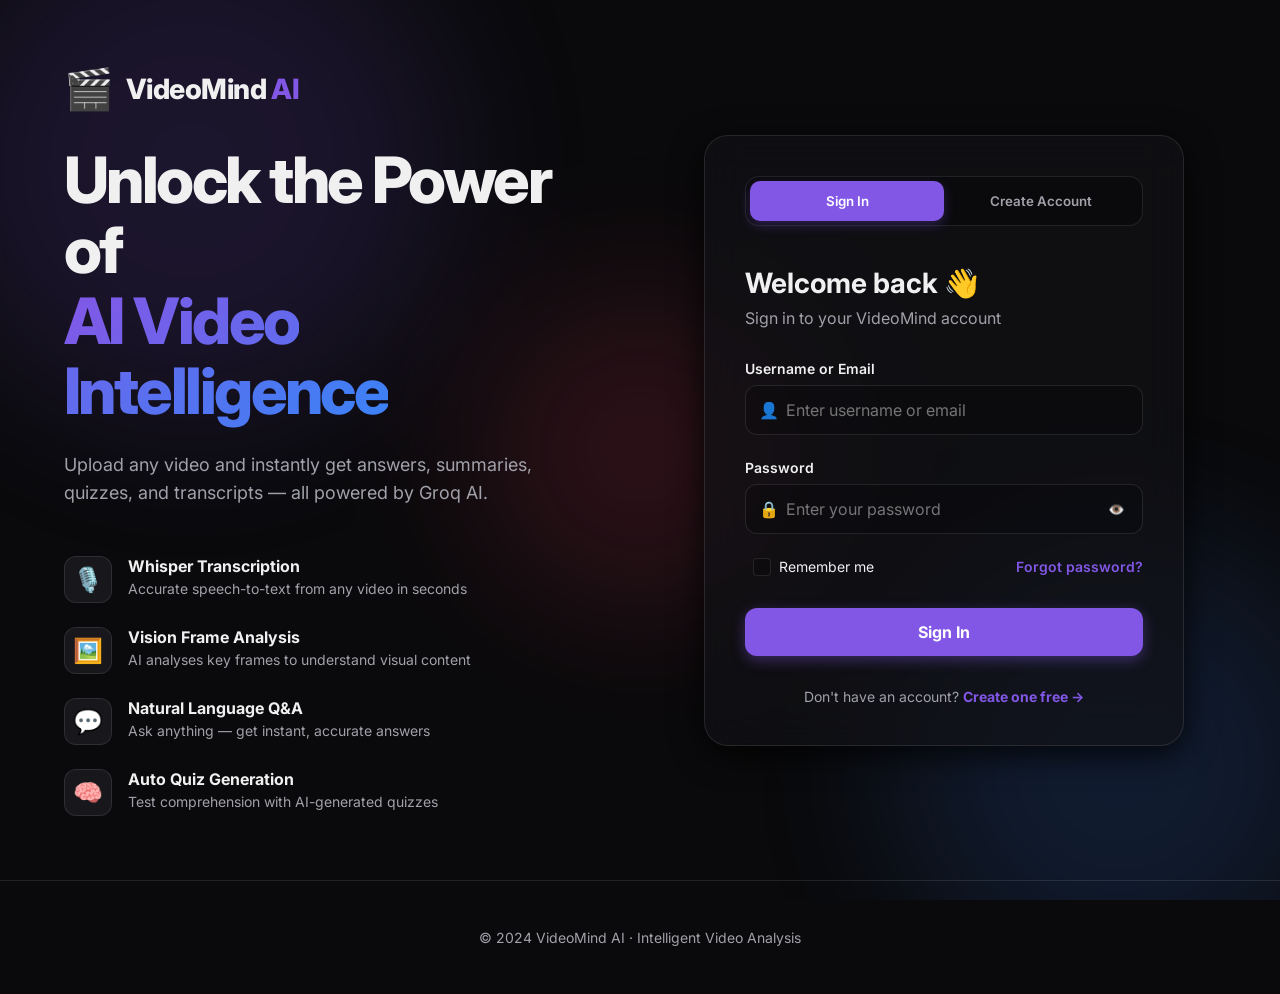
<file: templates/auth.html>
<!DOCTYPE html>
<html lang="en">
<head>
  <meta charset="UTF-8">
  <meta name="viewport" content="width=device-width, initial-scale=1.0">
  <title>VideoMind AI — Sign In / Register</title>
  <link rel="preconnect" href="https://fonts.googleapis.com">
  <link rel="preconnect" href="https://fonts.gstatic.com" crossorigin>
  <link href="https://fonts.googleapis.com/css2?family=Inter:wght@300;400;500;600;700;800&display=swap" rel="stylesheet">
  <link rel="stylesheet" href="/static/css/auth.css">
</head>
<body>
  <div class="bg-orbs">
    <div class="orb orb-1"></div>
    <div class="orb orb-2"></div>
    <div class="orb orb-3"></div>
  </div>

  <main class="auth-container">
    <!-- Left Column: Branding -->
    <div class="auth-brand-section">
      <div class="brand">
        <span class="brand-icon">🎬</span>
        <span class="brand-name">VideoMind <span class="brand-ai">AI</span></span>
      </div>
      <h1 class="hero-text">Unlock the Power of <br><span class="gradient-text">AI Video Intelligence</span></h1>
      <p class="hero-desc">Upload any video and instantly get answers, summaries, quizzes, and transcripts — all powered by Groq AI.</p>
      
      <div class="features-list">
        <div class="feature-item">
          <span class="f-icon">🎙️</span>
          <div>
            <strong>Whisper Transcription</strong>
            <p>Accurate speech-to-text from any video in seconds</p>
          </div>
        </div>
        <div class="feature-item">
          <span class="f-icon">🖼️</span>
          <div>
            <strong>Vision Frame Analysis</strong>
            <p>AI analyses key frames to understand visual content</p>
          </div>
        </div>
        <div class="feature-item">
          <span class="f-icon">💬</span>
          <div>
            <strong>Natural Language Q&A</strong>
            <p>Ask anything — get instant, accurate answers</p>
          </div>
        </div>
        <div class="feature-item">
          <span class="f-icon">🧠</span>
          <div>
            <strong>Auto Quiz Generation</strong>
            <p>Test comprehension with AI-generated quizzes</p>
          </div>
        </div>
      </div>
    </div>

    <!-- Right Column: Form -->
    <div class="auth-form-section">
      <div class="auth-card glass">
        <div class="tabs">
          <button class="tab-btn active" id="tab-login-btn">Sign In</button>
          <button class="tab-btn" id="tab-register-btn">Create Account</button>
        </div>

        <!-- Login Form -->
        <div id="login-panel" class="auth-panel active">
          <div class="panel-header">
            <h2>Welcome back 👋</h2>
            <p>Sign in to your VideoMind account</p>
          </div>
          
          <div id="login-error" class="error-msg hidden"></div>

          <form id="login-form">
            <div class="form-group">
              <label for="login-id">Username or Email</label>
              <div class="input-wrap">
                <span class="input-icon">👤</span>
                <input type="text" id="login-id" name="identifier" placeholder="Enter username or email" required>
              </div>
            </div>

            <div class="form-group">
              <label for="login-pass">Password</label>
              <div class="input-wrap">
                <span class="input-icon">🔒</span>
                <input type="password" id="login-pass" name="password" placeholder="Enter your password" required>
                <button type="button" class="btn-toggle-pass" title="Show/Hide">👁️</button>
              </div>
            </div>

            <div class="form-opt">
              <label class="checkbox-container">
                <input type="checkbox" name="remember">
                <span class="checkmark"></span>
                Remember me
              </label>
              <a href="#" class="forgot-link">Forgot password?</a>
            </div>

            <button type="submit" class="btn btn-primary btn-full" id="btn-login-submit">Sign In</button>
          </form>
          
          <p class="switch-p">Don't have an account? <a href="#" id="go-to-register">Create one free →</a></p>
        </div>

        <!-- Register Form -->
        <div id="register-panel" class="auth-panel">
          <div class="panel-header">
            <h2>Get Started 🚀</h2>
            <p>Create your new account in seconds</p>
          </div>

          <div id="register-error" class="error-msg hidden"></div>

          <form id="register-form">
            <div class="form-group">
              <label for="reg-user">Username</label>
              <div class="input-wrap">
                <span class="input-icon">👤</span>
                <input type="text" id="reg-user" name="username" placeholder="Choose a username" required minlength="3">
              </div>
            </div>

            <div class="form-group">
              <label for="reg-email">Email Address</label>
              <div class="input-wrap">
                <span class="input-icon">✉️</span>
                <input type="email" id="reg-email" name="email" placeholder="you@example.com" required>
              </div>
            </div>

            <div class="form-group">
              <label for="reg-pass">Password</label>
              <div class="input-wrap">
                <span class="input-icon">🔒</span>
                <input type="password" id="reg-pass" name="password" placeholder="Min 6 characters" required minlength="6">
                <button type="button" class="btn-toggle-pass" title="Show/Hide">👁️</button>
              </div>
              <div class="pass-strength">
                <div class="strength-bar"><div id="strength-fill"></div></div>
                <span id="strength-text">Password Strength</span>
              </div>
            </div>

            <div class="form-group">
              <label for="reg-pass-conf">Confirm Password</label>
              <div class="input-wrap">
                <span class="input-icon">🔒</span>
                <input type="password" id="reg-pass-conf" placeholder="Confirm your password" required>
              </div>
            </div>

            <button type="submit" class="btn btn-primary btn-full" id="btn-register-submit">Create Account</button>
          </form>

          <p class="switch-p">Already have an account? <a href="#" id="go-to-login">Sign in here →</a></p>
        </div>
      </div>
    </div>
  </main>

  <footer class="auth-footer">
    <p>&copy; 2024 VideoMind AI · Intelligent Video Analysis</p>
  </footer>

  <script src="/static/js/auth.js"></script>
</body>
</html>
</file>
<file: static/css/auth.css>
/* ─── Variables ─── */
:root {
  --primary: #8257e6;
  --primary-hover: #9466ff;
  --bg-dark: #0a0a0c;
  --card-bg: rgba(18, 18, 22, 0.7);
  --text-main: #f0f0f0;
  --text-muted: #a1a1aa;
  --glass-border: rgba(255, 255, 255, 0.1);
  --error: #ef4444;
  --success: #22c55e;
}

* {
  margin: 0;
  padding: 0;
  box-sizing: border-box;
  font-family: 'Inter', sans-serif;
}

body {
  background-color: var(--bg-dark);
  color: var(--text-main);
  min-height: 100vh;
  display: flex;
  flex-direction: column;
  overflow-x: hidden;
}

/* ─── Background Orbs ─── */
.bg-orbs {
  position: fixed;
  top: 0;
  left: 0;
  width: 100%;
  height: 100%;
  z-index: -1;
  overflow: hidden;
}

.orb {
  position: absolute;
  border-radius: 50%;
  filter: blur(80px);
  opacity: 0.15;
}

.orb-1 {
  width: 40vw;
  height: 40vw;
  background: var(--primary);
  top: -10%;
  left: -5%;
  animation: float 20s infinite alternate;
}

.orb-2 {
  width: 35vw;
  height: 35vw;
  background: #3b82f6;
  bottom: -10%;
  right: -5%;
  animation: float 25s infinite alternate-reverse;
}

.orb-3 {
  width: 25vw;
  height: 25vw;
  background: #f43f5e;
  top: 50%;
  left: 50%;
  transform: translate(-50%, -50%);
  animation: float 18s infinite linear;
}

@keyframes float {
  from { transform: translate(0, 0) scale(1); }
  to { transform: translate(50px, 50px) scale(1.1); }
}

/* ─── Main Content ─── */
.auth-container {
  flex: 1;
  display: grid;
  grid-template-columns: 1fr 1fr;
  max-width: 1440px;
  width: 100%;
  margin: 0 auto;
  padding: 2rem;
  align-items: center;
}

@media (max-width: 1024px) {
  .auth-container {
    grid-template-columns: 1fr;
    gap: 3rem;
  }
}

/* ─── Brand Section ─── */
.auth-brand-section {
  padding: 2rem;
}

.brand {
  display: flex;
  align-items: center;
  gap: 0.75rem;
  margin-bottom: 2rem;
}

.brand-icon {
  font-size: 2.5rem;
}

.brand-name {
  font-size: 1.75rem;
  font-weight: 800;
  letter-spacing: -0.02em;
}

.brand-ai {
  color: var(--primary);
}

.hero-text {
  font-size: clamp(2.5rem, 5vw, 4rem);
  font-weight: 800;
  line-height: 1.1;
  letter-spacing: -0.04em;
  margin-bottom: 1.5rem;
}

.gradient-text {
  background: linear-gradient(135deg, var(--primary), #3b82f6);
  -webkit-background-clip: text;
  -webkit-text-fill-color: transparent;
}

.hero-desc {
  font-size: 1.125rem;
  color: var(--text-muted);
  line-height: 1.6;
  margin-bottom: 3rem;
  max-width: 500px;
}

.features-list {
  display: grid;
  gap: 1.5rem;
}

.feature-item {
  display: flex;
  gap: 1rem;
  align-items: flex-start;
}

.f-icon {
  font-size: 1.5rem;
  padding: 0.5rem;
  background: rgba(45, 45, 54, 0.4);
  border-radius: 12px;
  border: 1px solid var(--glass-border);
}

.feature-item strong {
  display: block;
  font-size: 1rem;
  margin-bottom: 0.25rem;
}

.feature-item p {
  font-size: 0.875rem;
  color: var(--text-muted);
}

/* ─── Form Section ─── */
.auth-form-section {
  display: flex;
  justify-content: center;
  padding: 1rem;
}

.glass {
  background: var(--card-bg);
  backdrop-filter: blur(20px);
  -webkit-backdrop-filter: blur(20px);
  border: 1px solid var(--glass-border);
  box-shadow: 0 8px 32px 0 rgba(0, 0, 0, 0.8);
}

.auth-card {
  width: 100%;
  max-width: 480px;
  border-radius: 24px;
  padding: 2.5rem;
}

.tabs {
  display: flex;
  background: rgba(0, 0, 0, 0.3);
  padding: 4px;
  border-radius: 14px;
  margin-bottom: 2.5rem;
  border: 1px solid var(--glass-border);
}

.tab-btn {
  flex: 1;
  padding: 0.75rem;
  background: transparent;
  border: none;
  color: var(--text-muted);
  font-weight: 600;
  cursor: pointer;
  border-radius: 10px;
  transition: all 0.2s;
}

.tab-btn.active {
  background: var(--primary);
  color: white;
  box-shadow: 0 4px 12px rgba(130, 87, 230, 0.3);
}

.auth-panel {
  display: none;
}

.auth-panel.active {
  display: block;
  animation: fadeIn 0.3s ease-out;
}

@keyframes fadeIn {
  from { opacity: 0; transform: translateY(10px); }
  to { opacity: 1; transform: translateY(0); }
}

.panel-header h2 {
  font-size: 1.75rem;
  margin-bottom: 0.5rem;
}

.panel-header {
  margin-bottom: 2rem;
}

.panel-header p {
  color: var(--text-muted);
}

.error-msg {
  background: rgba(239, 68, 68, 0.1);
  color: var(--error);
  padding: 1rem;
  border-radius: 12px;
  border: 1px solid rgba(239, 68, 68, 0.2);
  margin-bottom: 1.5rem;
  font-size: 0.875rem;
  text-align: center;
}

.hidden { display: none; }

.form-group {
  margin-bottom: 1.5rem;
}

.form-group label {
  display: block;
  font-size: 0.875rem;
  font-weight: 600;
  margin-bottom: 0.5rem;
  color: var(--text-main);
}

.input-wrap {
  position: relative;
  display: flex;
  align-items: center;
}

.input-icon {
  position: absolute;
  left: 14px;
  color: var(--text-muted);
  font-size: 1rem;
}

.input-wrap input {
  width: 100%;
  padding: 0.875rem 1rem 0.875rem 40px;
  background: rgba(0, 0, 0, 0.2);
  border: 1px solid var(--glass-border);
  border-radius: 12px;
  color: white;
  font-size: 1rem;
  transition: border-color 0.2s;
}

.input-wrap input:focus {
  outline: none;
  border-color: var(--primary);
  background: rgba(0, 0, 0, 0.4);
}

.btn-toggle-pass {
  position: absolute;
  right: 14px;
  background: transparent;
  border: none;
  color: var(--text-muted);
  cursor: pointer;
  padding: 4px;
}

.form-opt {
  display: flex;
  justify-content: space-between;
  align-items: center;
  margin-bottom: 2rem;
  font-size: 0.875rem;
}

.checkbox-container {
  display: flex;
  align-items: center;
  gap: 0.5rem;
  cursor: pointer;
  position: relative;
  user-select: none;
}

.checkbox-container input { visibility: hidden; width: 0; height: 0; }

.checkmark {
  width: 18px;
  height: 18px;
  background: rgba(0, 0, 0, 0.2);
  border: 1px solid var(--glass-border);
  border-radius: 4px;
}

.checkbox-container input:checked ~ .checkmark {
  background: var(--primary);
  border-color: var(--primary);
}

.forgot-link {
  color: var(--primary);
  text-decoration: none;
  font-weight: 600;
}

.btn {
  display: flex;
  align-items: center;
  justify-content: center;
  gap: 0.5rem;
  padding: 0.875rem 1.5rem;
  border-radius: 12px;
  font-weight: 700;
  cursor: pointer;
  transition: all 0.2s;
  border: none;
  font-size: 1rem;
}

.btn-primary {
  background: var(--primary);
  color: white;
  box-shadow: 0 4px 14px 0 rgba(130, 87, 230, 0.39);
}

.btn-primary:hover {
  background: var(--primary-hover);
  transform: translateY(-2px);
}

.btn-primary:active { transform: translateY(0); }

.btn-full { width: 100%; }

.switch-p {
  text-align: center;
  margin-top: 2rem;
  font-size: 0.875rem;
  color: var(--text-muted);
}

.switch-p a {
  color: var(--primary);
  text-decoration: none;
  font-weight: 700;
}

/* ─── Pass Strength ─── */
.pass-strength {
  margin-top: 0.75rem;
}

.strength-bar {
  height: 4px;
  width: 100%;
  background: rgba(0, 0, 0, 0.3);
  border-radius: 2px;
  overflow: hidden;
  margin-bottom: 0.5rem;
}

#strength-fill {
  height: 100%;
  width: 0;
  background: var(--error);
  transition: all 0.3s ease;
}

#strength-text {
  font-size: 0.75rem;
  color: var(--text-muted);
}

/* ─── Footer ─── */
.auth-footer {
  padding: 3rem 2rem;
  text-align: center;
  color: var(--text-muted);
  font-size: 0.875rem;
  border-top: 1px solid var(--glass-border);
}

/* ─── Reponsive ─── */
@media (max-width: 640px) {
  .auth-container { padding: 1rem; }
  .auth-card { padding: 1.5rem; }
  .hero-text { font-size: 2.25rem; }
  .auth-brand-section { padding: 1rem; text-align: center; }
  .brand { justify-content: center; }
  .hero-desc { margin: 0 auto 2rem auto; }
  .features-list { display: none; } /* Hide on small screens */
}
</file>
